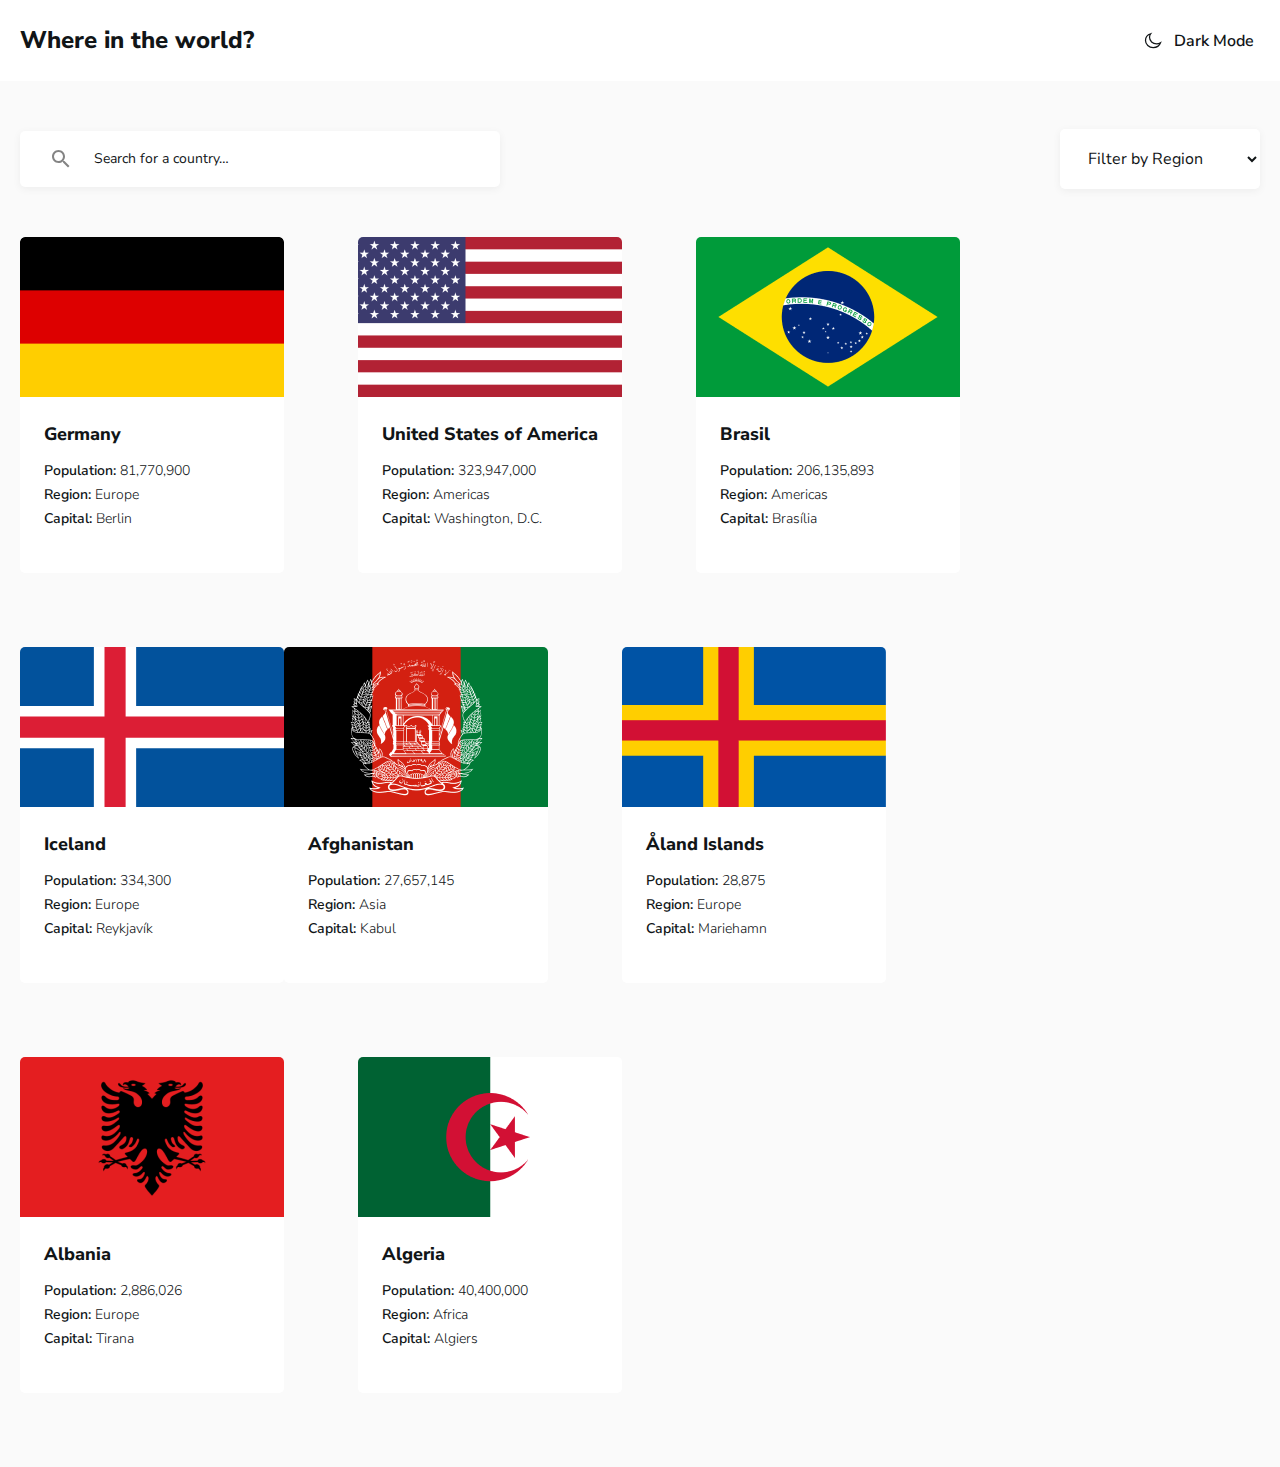
<file: index.html>
<!DOCTYPE html>
<html lang="en">

<head>
  <meta charset="UTF-8">
  <meta http-equiv="X-UA-Compatible" content="IE=edge">
  <meta name="viewport" content="width=device-width, initial-scale=1.0">
  <title>Countries</title>

  <!-- GOOGLE-FONTS -->
  <link rel="preconnect" href="https://fonts.googleapis.com">
  <link rel="preconnect" href="https://fonts.gstatic.com" crossorigin>
  <link
    href="https://fonts.googleapis.com/css2?family=Alata&family=Josefin+Sans:wght@300&family=Nunito+Sans:wght@300;400;800&display=swap"
    rel="stylesheet">

  <!-- STYLES -->
  <link rel="stylesheet" href="css/min.css">

  <!-- <link rel="stylesheet" href="./css/normalize.css">
  <link rel="stylesheet" href="./css/style.css"> -->
</head>

<body>

  <!-- SITE-HEADER -->
  <header class="site-header">
    <div class="container">
      <div class="site-header-wrapper">
        <h2 class="site-header-heading">Where in the world?</h2>
        <button class="button" type="button" id="chk">
          <svg width="20" height="20" viewBox="0 0 20 20" fill="none" xmlns="http://www.w3.org/2000/svg">
            <path fill-rule="evenodd" clip-rule="evenodd" d="M13.5532 13.815C9.66857 13.815 6.51929 10.9278 6.51929 7.36821C6.51929 6.0253 6.96679 4.78158 7.73143 3.75C4.69036 4.69515 2.5 7.33122 2.5 10.4381C2.5 14.3385 5.94929 17.5 10.2036 17.5C13.5929 17.5 16.4696 15.4932 17.5 12.7045C16.375 13.4048 15.0161 13.815 13.5532 13.815Z" fill="#fff" stroke="currentColor" stroke-width="1.25"/>
            </svg>
          <span class="dark-mode-button-text">Dark Mode</span>
        </button>
      </div>
    </div>
  </header>

  <main class="main-content">
    <div class="section-search">
      <div class="container">
        <div class="section-search-wrapper">
          <form action="#">
            <input class="search-input" type="text" placeholder="Search for a country…">
          </form>

          <select name="select" id="select" class="select">
            <option value="option" disabled selected>Filter by Region</option>
            <option value="option">Africa</option>
            <option value="option">America</option>
            <option value="option">Asia</option>
            <option value="option">Europe</option>
            <option value="option">Oceania</option>
          </select>

        </div>
      </div>
    </div>


    <!-- SECTION-ABOUT-STATES -->

    <section class="about-states">
      <div class="container">
        <div class="about-states-wrapper">
          <ul class="about-states-list">
            <li class="about-states-list-item"><img class="about-states-img" src="img/flag-germany.png"
                alt="flag germania" width="264" height="160"
                srcset="img/flag-germany.png 1x, img/flag-germany.png@2x 2x">
              <div class="item-block">
                <a href="more.html" class="about-states-link">Germany</a>
                <h3 class="about-states-text">Population: <span class="info">81,770,900</span></h3>
                <h3 class="about-states-text">Region: <span class="info"> Europe</span></h3>
                <h3 class="about-states-text">Capital: <span class="info"> Berlin</span></h3>
              </div>
            </li>
            <li class="about-states-list-item"><img class="about-states-img" src="img/flag-usa.png" alt="flag usa"
                width="264" height="160" srcset="img/flag-usa.png 1x, img/flag-usa.png@2x 2x">
              <div class="item-block">
                <a href="more.html" class="about-states-link">United States of America</a>
                <h3 class="about-states-text">Population: <span class="info">323,947,000</span></h3>
                <h3 class="about-states-text">Region: <span class="info">Americas</span></h3>
                <h3 class="about-states-text">Capital: <span class="info">Washington, D.C.</span></h3>
              </div>
            </li>
            <li class="about-states-list-item"><img class="about-states-img" src="img/flag-brasil.png"
                alt="flag germania" width="264" height="160" srcset="img/flag-brasil.png 1x, img/flag-brasil.png@2x 2x">
              <div class="item-block">
                <a href="more.html" class="about-states-link">Brasil</a>
                <h3 class="about-states-text">Population: <span class="info">206,135,893</span></h3>
                <h3 class="about-states-text">Region: <span class="info">Americas</span></h3>
                <h3 class="about-states-text">Capital: <span class="info">Brasília</span></h3>
              </div>
            </li>
            <li class="about-states-list-item"><img class="about-states-img" src="img/flag-island.png"
                alt="flag germania" width="264" height="160" srcset="img/flag-island.png 1x, img/flag-island.png@2x 2x">
              <div class="item-block">
                <a href="more.html" class="about-states-link">Iceland</a>
                <h3 class="about-states-text">Population: <span class="info">334,300</span></h3>
                <h3 class="about-states-text">Region: <span class="info"> Europe</span></h3>
                <h3 class="about-states-text">Capital: <span class="info">Reykjavík</span></h3>
              </div>
            </li>
            <li class="about-states-list-item about-states-item"><img class="about-states-img"
                src="img/flag-afganistan.png" alt="flag germania" width="264" height="160"
                srcset="img/flag-afganistan.png 1x, img/flag-afganistan.png@2x 2x">
              <div class="item-block">
                <a href="more.html" class="about-states-link">Afghanistan</a>
                <h3 class="about-states-text">Population: <span class="info"> 27,657,145</span></h3>
                <h3 class="about-states-text">Region: <span class="info">Asia</span></h3>
                <h3 class="about-states-text">Capital: <span class="info">Kabul</span></h3>
              </div>
            </li>
            <li class="about-states-list-item about-states-item"><img class="about-states-img"
                src="img/aland-islands.png" alt="flag germania" width="264" height="160"
                srcset="img/aland-islands.png 1x, img/flag-aland-islands.png@2x 2x">
              <div class="item-block">
                <a href="more.html" class="about-states-link">Åland Islands</a>
                <h3 class="about-states-text">Population: <span class="info">28,875</span></h3>
                <h3 class="about-states-text">Region: <span class="info">Europe</span></h3>
                <h3 class="about-states-text">Capital: <span class="info">Mariehamn</span></h3>
              </div>
            </li>
            <li class="about-states-list-item about-states-item"><img class="about-states-img"
                src="img/flag-albaniya.png" alt="flag germania" width="264" height="160"
                srcset="img/flag-albaniya.png 1x, img/flag-albaniya.png@2x 2x">
              <div class="item-block">
                <a href="more.html" class="about-states-link">Albania</a>
                <h3 class="about-states-text">Population: <span class="info">2,886,026</span></h3>
                <h3 class="about-states-text">Region: <span class="info"> Europe</span></h3>
                <h3 class="about-states-text">Capital: <span class="info">Tirana</span></h3>
              </div>
            </li>
            <li class="about-states-list-item about-states-item"><img class="about-states-img"
                src="img/flag-alegria.png" alt="flag germania" width="264" height="160"
                srcset="img/flag-alegria.png 1x, img/flag-alegria.png@2x 2x">
              <div class="item-block">
                <a href="more.html" class="about-states-link">Algeria</a>
                <h3 class="about-states-text">Population: <span class="info">40,400,000</span></h3>
                <h3 class="about-states-text">Region: <span class="info">Africa</span></h3>
                <h3 class="about-states-text">Capital: <span class="info">Algiers</span></h3>
              </div>
            </li>
          </ul>
        </div>
      </div>
    </section>
  </main>
  <script src="./js/main.js"></script>
</body>

</html>
</file>
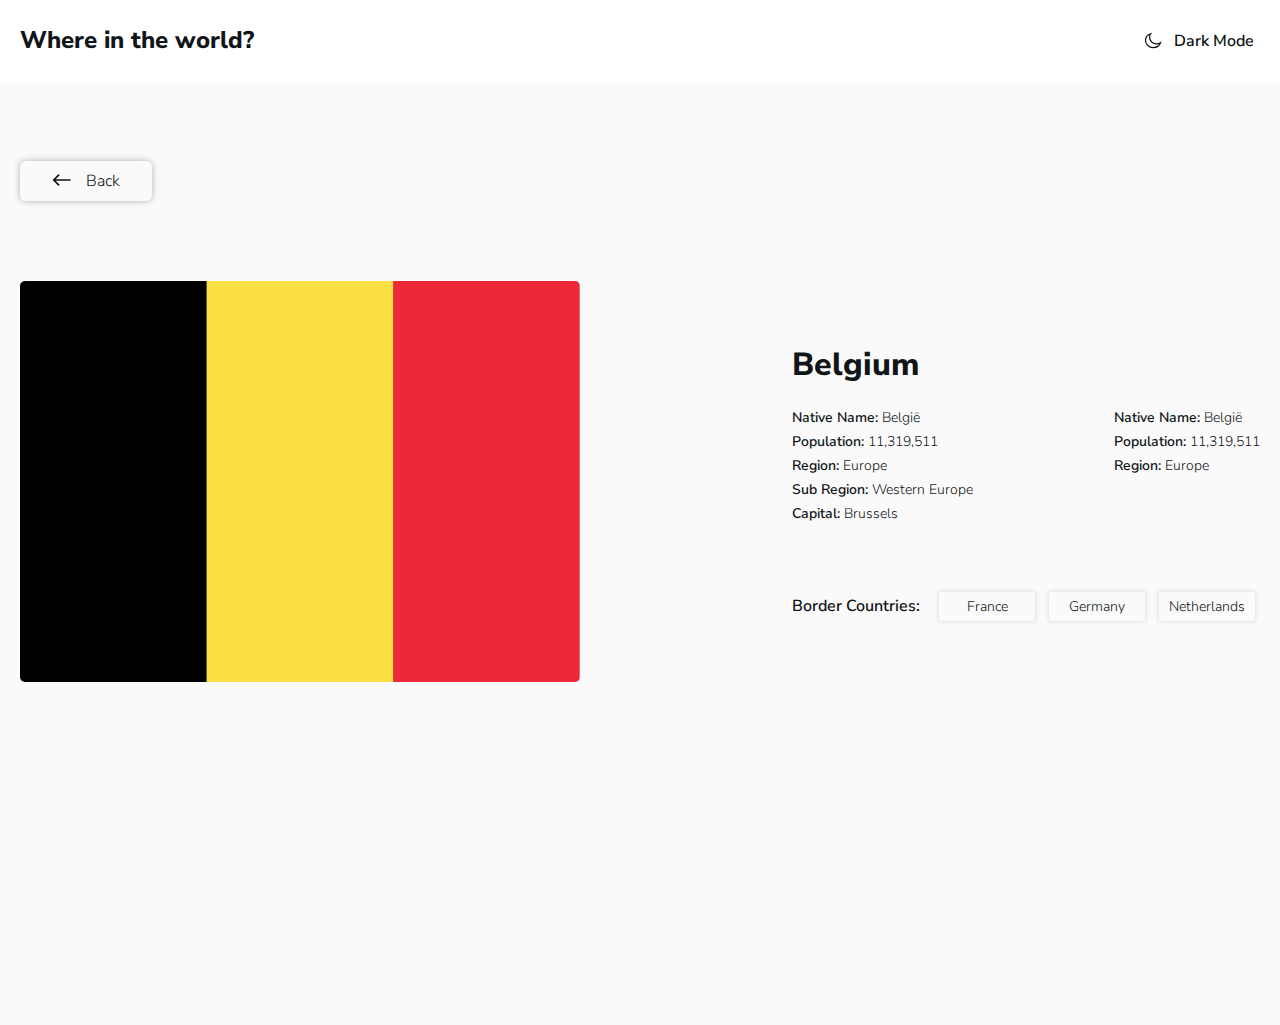
<file: more.html>
<!DOCTYPE html>
<html lang="en">

<head>
  <meta charset="UTF-8">
  <meta http-equiv="X-UA-Compatible" content="IE=edge">
  <meta name="viewport" content="width=device-width, initial-scale=1.0">
  <title>Countries</title>

  <!-- GOOGLE-FONTS -->
  <link rel="preconnect" href="https://fonts.googleapis.com">
  <link rel="preconnect" href="https://fonts.gstatic.com" crossorigin>
  <link
    href="https://fonts.googleapis.com/css2?family=Alata&family=Josefin+Sans:wght@300&family=Nunito+Sans:wght@300;400;800&display=swap"
    rel="stylesheet">

  <!-- STYLES -->
  <link rel="stylesheet" href="css/min.css">
  <!-- <link rel="stylesheet" href="./css/normalize.css">
  <link rel="stylesheet" href="./css/style.css"> -->

</head>

<body>


  <!-- SITE-HEADER -->
  <header class="site-header">
    <div class="container">
      <div class="site-header-wrapper">
        <h2 class="site-header-heading">Where in the world?</h2>
        <button class="button" type="button" id="chk">
          <svg width="20" height="20" viewBox="0 0 20 20" fill="none" xmlns="http://www.w3.org/2000/svg">
            <path fill-rule="evenodd" clip-rule="evenodd" d="M13.5532 13.815C9.66857 13.815 6.51929 10.9278 6.51929 7.36821C6.51929 6.0253 6.96679 4.78158 7.73143 3.75C4.69036 4.69515 2.5 7.33122 2.5 10.4381C2.5 14.3385 5.94929 17.5 10.2036 17.5C13.5929 17.5 16.4696 15.4932 17.5 12.7045C16.375 13.4048 15.0161 13.815 13.5532 13.815Z" fill="#fff" stroke="currentColor" stroke-width="1.25"/>
            </svg>
          <span class="dark-mode-button-text">Dark Mode</span>
        </button>
      </div>
    </div>
  </header>


  <main class="main-content main-page-more">
    <section class="site-main">
      <div class="container">

        <!-- BACK-LINK -->
        <div class="back-link-block">
          <a class="back-link" href="/index.html"><svg width="19" height="12" fill="none"
              xmlns="http://www.w3.org/2000/svg">
              <path fill-rule="evenodd" clip-rule="evenodd"
                d="m6.464.107 1.179 1.179-3.89 3.889h14.85v1.65H3.753l3.89 3.889-1.179 1.179L.572 6 6.464.107Z"
                fill="currentColor" />
            </svg> <span class="back-link-text">Back </span></a>
        </div>

        <div class="warapper">
          <img class="flag-img" src="img/flag-belgium.png" alt="flag belgium" width="560" height="401"
            srcset="img/flag-belgium.png 1x, img/flag-belgium.png@2x 2x">
          <div class="block">
            <h2 class="more-info-heading">Belgium</h2>
            <div class="text-info-wrapper">
              <div class="more-info-text-block-left">
                <h3 class="about-states-text">Native Name: <span class="info">België</span></h3>
                <h3 class="about-states-text">Population: <span class="info">11,319,511</span></h3>
                <h3 class="about-states-text">Region: <span class="info"> Europe</span></h3>
                <h3 class="about-states-text">Sub Region: <span class="info">Western Europe</span></h3>
                <h3 class="about-states-text">Capital: <span class="info">Brussels</span></h3>
              </div>

              <div class="more-info-text-block-right">
                <h3 class="about-states-text">Native Name: <span class="info">België</span></h3>
                <h3 class="about-states-text">Population: <span class="info">11,319,511</span></h3>
                <h3 class="about-states-text">Region: <span class="info"> Europe</span></h3>
              </div>
            </div>
            <div class="more-info-bottom-block">
              <h3 class="bottom-block-heading">Border Countries:</h3>
              <a class="bottom-block-link bottom-block-link-1" href="index.html">France</a>
              <a class="bottom-block-link bottom-block-link-2" href="index.html">Germany</a>
              <a class="bottom-block-link bottom-block-link-3" href="index.html">Netherlands</a>
             </div>
          </div>
        </div>
       </div>
      </section>



  </main>

  <script src="./js/main.js"></script>

</body>

</html>
</file>
<file: css/style.css>
/* CUSTOM */
:root {
  --primary: #111517;
  --header-bg: #fff;
  --main-content-bg: #FAFAFA;
  --card-bg: #fff;
  --card-text: #111517;
  --text-color: #979899;
  --select-text: #111517;
  --button-color: #fff;
}

.dark-mode {
  --primary: #fff;
  --header-bg: #2B3844;
  --main-content-bg: #202C36;
  --card-bg: #2B3844;
  --card-text:#848484;
  --text-color: #fff;
  --select-text: #fff;
  --button-color: #111517;
}

* {
  box-sizing: border-box;
}

/* GLOBAL FOCUS */
*:focus {
  outline: 3px dashed var(--primary);
  outline-offset: 3px;
  transition: 0.4s ease;
}

html {
  height: 100%;
  scroll-behavior: smooth;
}

body {
  display: flex;
  flex-direction: column;
  height: 100%;
  padding: 0;
  margin: 0;
  font-family: 'Nunito Sans', 'Arial', sans-serif;
  font-weight: 300;
}

img {
  max-width: 100%;
  height: auto;
}

 /* CONTAINER */
 .container {
  width: 100%;
  max-width: 1320px;
  padding-left: 20px;
  padding-right: 20px;
  margin-left: auto;
  margin-right: auto;
}



/* SITE-HEADER */

.site-header {
  padding-top: 24px;
  padding-bottom: 24px;
  background-color: var(--header-bg);
  box-shadow: 0px 2px 4px rgba(0, 0, 0, 0.0562443);
}

.site-header-wrapper {
  display: flex;
  justify-content: space-between;
  align-items: center;
}

.site-header-heading {
  display: inline-block;
  margin: 0;
  margin-right: 25px;
  flex-shrink: 0;
  font-size: 24px;
  font-weight: 800;
  line-height: 33px;
  color: var(--primary);
}

.button {
  flex-shrink: 0;
  display: flex;
  text-align: center;
  font-size: 16px;
  font-weight: 600;
  line-height: 22px;
  border: none;
  color: var(--primary);
  background-color: initial;
  font-weight: 600;
  cursor: pointer;
}

.dark-mode-button-text {
  margin-left: 11px;
}

.main-content {
  padding-top: 24px;
  background-color: var(--main-content-bg);
}


/* SECTION-SEARCH-WRAPPER */

.section-search {
  padding-top: 24px;
  padding-bottom: 24px;
}

.section-search-wrapper {
  display: flex;
  justify-content: space-between;
  align-items: center;
}

.search-input {
  width: 480px;
  padding-top: 18px;
  padding-bottom: 18px;
  padding-left: 74px;
  font-size: 14px;
  font-weight: 400;
  line-height: 20px;
  border: none;
  background-color: var(--header-bg);
  color:var(--primary);
  box-shadow: 0px 2px 9px rgba(0, 0, 0, 0.0532439);
  border-radius: 5px;
  background-image: url("../img/search.svg");
  background-repeat: no-repeat;
  background-size: 18px 18px;
  background-position: 32px center ;
}

.search-input::placeholder {
  font-size: 14px;
  font-weight: 400;
  line-height: 20px;
  color:var(--primary);
}

.select {
  width: 200px;
  padding: 18px 7px 18px 24px;
  border: none;
  background-color: var(--header-bg);
  color:var(--primary);
  box-shadow: 0px 2px 9px rgba(0, 0, 0, 0.0532439);
  border-radius: 5px;
}


/* SECTION-ABOUT-STATES */

.about-states {
  padding-top: 24px;
}

.about-states-list {
  display: flex;
  flex-wrap: wrap;
  padding: 0;
  margin: 0;
  list-style: none;
  flex-shrink: 0;
}

.about-states-list-item {
  max-width: 264px;
  border-radius: 5px;
  background-color: var(--card-bg);
  margin-right: 74px;
  margin-bottom: 74px;
}

.about-states-list-item:nth-child(4n) {
  margin-right: 0;
}

.about-states-img {
  display: block;
  width: 264px;
  height: 160px;
  border-radius: 5px 5px 0px 0px;
}

.item-block {
  padding: 24px 0px 46px 24px;
}

.about-states-link {
  display: inline-block;
  margin: 0;
  margin-bottom: 16px;
  display: inline-block;
  font-size: 18px;
  font-weight: 800;
  line-height: 26px;
  color: var(--primary);
  text-decoration: none;
}

.about-states-text {
  margin: 0;
  font-size: 14px;
  font-weight: 600;
  line-height: 16px;
  color: var(--primary);
}

.about-states-text:not(:last-child) {
  margin-bottom: 8px;
}

.info {
  font-size: 14px;
  font-weight: 300;
  line-height: 16px;
  color: var(--primary);
}


/* PAGE MORE */
.main-page-more {
  padding-top: 80px;
  padding-bottom: 343px;
}

.back-link-block {
  padding-bottom: 80px;
}

.back-link {
  display: inline-block;
  padding: 10px 32px;
  font-size: 16px;
  font-weight: 300;
  line-height: 20px;
  box-shadow: 0px 0px 7px rgba(0, 0, 0, 0.293139);
  border-radius: 6px;
  color: var(--primary);
  text-decoration: none;
}

.back-link-text {
  margin-left: 11px;
}

.warapper {
  display: flex;
  justify-content: space-between;
  align-items: center;
}

.flag-img {
  display: block;
  width: 560px;
  height: 401px;
  margin-right: 25px;
  border-radius: 5px;
}

.text-info-wrapper {
  display: flex;
  justify-content: space-between;
}

.more-info-heading {
  display: inline-block;
  margin: 0;
  margin-bottom: 23px;
  font-size: 32px;
  font-weight: 800;
  line-height: 44px;
  color: var(--primary);
}

.more-info-text-block-left {
  margin-right: 141px;
}

.more-info-bottom-block {
  padding-top: 70px;
}

.bottom-block-heading {
  display: inline-block;
  margin: 0;
  margin-right: 15px;
  font-weight: 600;
  font-size: 16px;
  line-height: 24px;
  color: var(--primary);
}

.bottom-block-link {
  display: inline-block;
  width: 96px;
  text-decoration: none;
  font-size: 14px;
  font-weight: 300;
  line-height: 19px;
  box-shadow: 0px 0px 4px 1px rgba(0, 0, 0, 0.104931);
  border-radius: 2px;
  color: var(--primary);
}

.bottom-block-link-1 {
  padding: 5px 28px;
}

.bottom-block-link-2 {
  padding: 5px 20px;
}

.bottom-block-link-3 {
  padding: 5px 10px;
}

.bottom-block-link:not(:last-child) {
  margin-right: 10px;
}
</file>
<file: css/min.css>
/*! normalize.css v8.0.1 | MIT License | github.com/necolas/normalize.css */html{line-height:1.15;-webkit-text-size-adjust:100%}body{margin:0}main{display:block}h1{font-size:2em;margin:.67em 0}hr{-webkit-box-sizing:content-box;box-sizing:content-box;height:0;overflow:visible}pre{font-family:monospace,monospace;font-size:1em}a{background-color:transparent}abbr[title]{border-bottom:none;text-decoration:underline;-webkit-text-decoration:underline dotted;text-decoration:underline dotted}b,strong{font-weight:bolder}code,kbd,samp{font-family:monospace,monospace;font-size:1em}small{font-size:80%}sub,sup{font-size:75%;line-height:0;position:relative;vertical-align:baseline}sub{bottom:-.25em}sup{top:-.5em}img{border-style:none}button,input,optgroup,select,textarea{font-family:inherit;font-size:100%;line-height:1.15;margin:0}button,input{overflow:visible}button,select{text-transform:none}[type=button],[type=reset],[type=submit],button{-webkit-appearance:button}[type=button]::-moz-focus-inner,[type=reset]::-moz-focus-inner,[type=submit]::-moz-focus-inner,button::-moz-focus-inner{border-style:none;padding:0}[type=button]:-moz-focusring,[type=reset]:-moz-focusring,[type=submit]:-moz-focusring,button:-moz-focusring{outline:1px dotted ButtonText}fieldset{padding:.35em .75em .625em}legend{-webkit-box-sizing:border-box;box-sizing:border-box;color:inherit;display:table;max-width:100%;padding:0;white-space:normal}progress{vertical-align:baseline}textarea{overflow:auto}[type=checkbox],[type=radio]{-webkit-box-sizing:border-box;box-sizing:border-box;padding:0}[type=number]::-webkit-inner-spin-button,[type=number]::-webkit-outer-spin-button{height:auto}[type=search]{-webkit-appearance:textfield;outline-offset:-2px}[type=search]::-webkit-search-decoration{-webkit-appearance:none}::-webkit-file-upload-button{-webkit-appearance:button;font:inherit}details{display:block}summary{display:list-item}template{display:none}[hidden]{display:none}:root{--primary:#111517;--header-bg:#fff;--main-content-bg:#FAFAFA;--card-bg:#fff;--card-text:#111517;--text-color:#979899;--select-text:#111517;--button-color:#fff}.dark-mode{--primary:#fff;--header-bg:#2B3844;--main-content-bg:#202C36;--card-bg:#2B3844;--card-text:#848484;--text-color:#fff;--select-text:#fff;--button-color:#111517}*{-webkit-box-sizing:border-box;box-sizing:border-box}:focus{outline:3px dashed var(--primary);outline-offset:3px;-webkit-transition:.4s ease;-o-transition:.4s ease;transition:.4s ease}html{height:100%;scroll-behavior:smooth}body{display:-webkit-box;display:-ms-flexbox;display:flex;-webkit-box-orient:vertical;-webkit-box-direction:normal;-ms-flex-direction:column;flex-direction:column;height:100%;padding:0;margin:0;font-family:'Nunito Sans',Arial,sans-serif;font-weight:300}img{max-width:100%;height:auto}.container{width:100%;max-width:1320px;padding-left:20px;padding-right:20px;margin-left:auto;margin-right:auto}.site-header{padding-top:24px;padding-bottom:24px;background-color:var(--header-bg);-webkit-box-shadow:0 2px 4px rgba(0,0,0,.0562443);box-shadow:0 2px 4px rgba(0,0,0,.0562443)}.site-header-wrapper{display:-webkit-box;display:-ms-flexbox;display:flex;-webkit-box-pack:justify;-ms-flex-pack:justify;justify-content:space-between;-webkit-box-align:center;-ms-flex-align:center;align-items:center}.site-header-heading{display:inline-block;margin:0;margin-right:25px;-ms-flex-negative:0;flex-shrink:0;font-size:24px;font-weight:800;line-height:33px;color:var(--primary)}.button{-ms-flex-negative:0;flex-shrink:0;display:-webkit-box;display:-ms-flexbox;display:flex;text-align:center;font-size:16px;font-weight:600;line-height:22px;border:none;color:var(--primary);background-color:initial;font-weight:600;cursor:pointer}.dark-mode-button-text{margin-left:11px}.main-content{padding-top:24px;background-color:var(--main-content-bg)}.section-search{padding-top:24px;padding-bottom:24px}.section-search-wrapper{display:-webkit-box;display:-ms-flexbox;display:flex;-webkit-box-pack:justify;-ms-flex-pack:justify;justify-content:space-between;-webkit-box-align:center;-ms-flex-align:center;align-items:center}.search-input{width:480px;padding-top:18px;padding-bottom:18px;padding-left:74px;font-size:14px;font-weight:400;line-height:20px;border:none;background-color:var(--header-bg);color:var(--primary);-webkit-box-shadow:0 2px 9px rgba(0,0,0,.0532439);box-shadow:0 2px 9px rgba(0,0,0,.0532439);border-radius:5px;background-image:url("../img/search.svg");background-repeat:no-repeat;background-size:18px 18px;background-position:32px center}.search-input::-webkit-input-placeholder{font-size:14px;font-weight:400;line-height:20px;color:var(--primary)}.search-input::-moz-placeholder{font-size:14px;font-weight:400;line-height:20px;color:var(--primary)}.search-input:-ms-input-placeholder{font-size:14px;font-weight:400;line-height:20px;color:var(--primary)}.search-input::-ms-input-placeholder{font-size:14px;font-weight:400;line-height:20px;color:var(--primary)}.search-input::placeholder{font-size:14px;font-weight:400;line-height:20px;color:var(--primary)}.select{width:200px;padding:18px 7px 18px 24px;border:none;background-color:var(--header-bg);color:var(--primary);-webkit-box-shadow:0 2px 9px rgba(0,0,0,.0532439);box-shadow:0 2px 9px rgba(0,0,0,.0532439);border-radius:5px}.about-states{padding-top:24px}.about-states-list{display:-webkit-box;display:-ms-flexbox;display:flex;-ms-flex-wrap:wrap;flex-wrap:wrap;padding:0;margin:0;list-style:none;-ms-flex-negative:0;flex-shrink:0}.about-states-list-item{max-width:264px;border-radius:5px;background-color:var(--card-bg);margin-right:74px;margin-bottom:74px}.about-states-list-item:nth-child(4n){margin-right:0}.about-states-img{display:block;width:264px;height:160px;border-radius:5px 5px 0 0}.item-block{padding:24px 0 46px 24px}.about-states-link{display:inline-block;margin:0;margin-bottom:16px;display:inline-block;font-size:18px;font-weight:800;line-height:26px;color:var(--primary);text-decoration:none}.about-states-text{margin:0;font-size:14px;font-weight:600;line-height:16px;color:var(--primary)}.about-states-text:not(:last-child){margin-bottom:8px}.info{font-size:14px;font-weight:300;line-height:16px;color:var(--primary)}.main-page-more{padding-top:80px;padding-bottom:343px}.back-link-block{padding-bottom:80px}.back-link{display:inline-block;padding:10px 32px;font-size:16px;font-weight:300;line-height:20px;-webkit-box-shadow:0 0 7px rgba(0,0,0,.293139);box-shadow:0 0 7px rgba(0,0,0,.293139);border-radius:6px;color:var(--primary);text-decoration:none}.back-link-text{margin-left:11px}.warapper{display:-webkit-box;display:-ms-flexbox;display:flex;-webkit-box-pack:justify;-ms-flex-pack:justify;justify-content:space-between;-webkit-box-align:center;-ms-flex-align:center;align-items:center}.flag-img{display:block;width:560px;height:401px;margin-right:25px;border-radius:5px}.text-info-wrapper{display:-webkit-box;display:-ms-flexbox;display:flex;-webkit-box-pack:justify;-ms-flex-pack:justify;justify-content:space-between}.more-info-heading{display:inline-block;margin:0;margin-bottom:23px;font-size:32px;font-weight:800;line-height:44px;color:var(--primary)}.more-info-text-block-left{margin-right:141px}.more-info-bottom-block{padding-top:70px}.bottom-block-heading{display:inline-block;margin:0;margin-right:15px;font-weight:600;font-size:16px;line-height:24px;color:var(--primary)}.bottom-block-link{display:inline-block;width:96px;text-decoration:none;font-size:14px;font-weight:300;line-height:19px;-webkit-box-shadow:0 0 4px 1px rgba(0,0,0,.104931);box-shadow:0 0 4px 1px rgba(0,0,0,.104931);border-radius:2px;color:var(--primary)}.bottom-block-link-1{padding:5px 28px}.bottom-block-link-2{padding:5px 20px}.bottom-block-link-3{padding:5px 10px}.bottom-block-link:not(:last-child){margin-right:10px}
</file>
